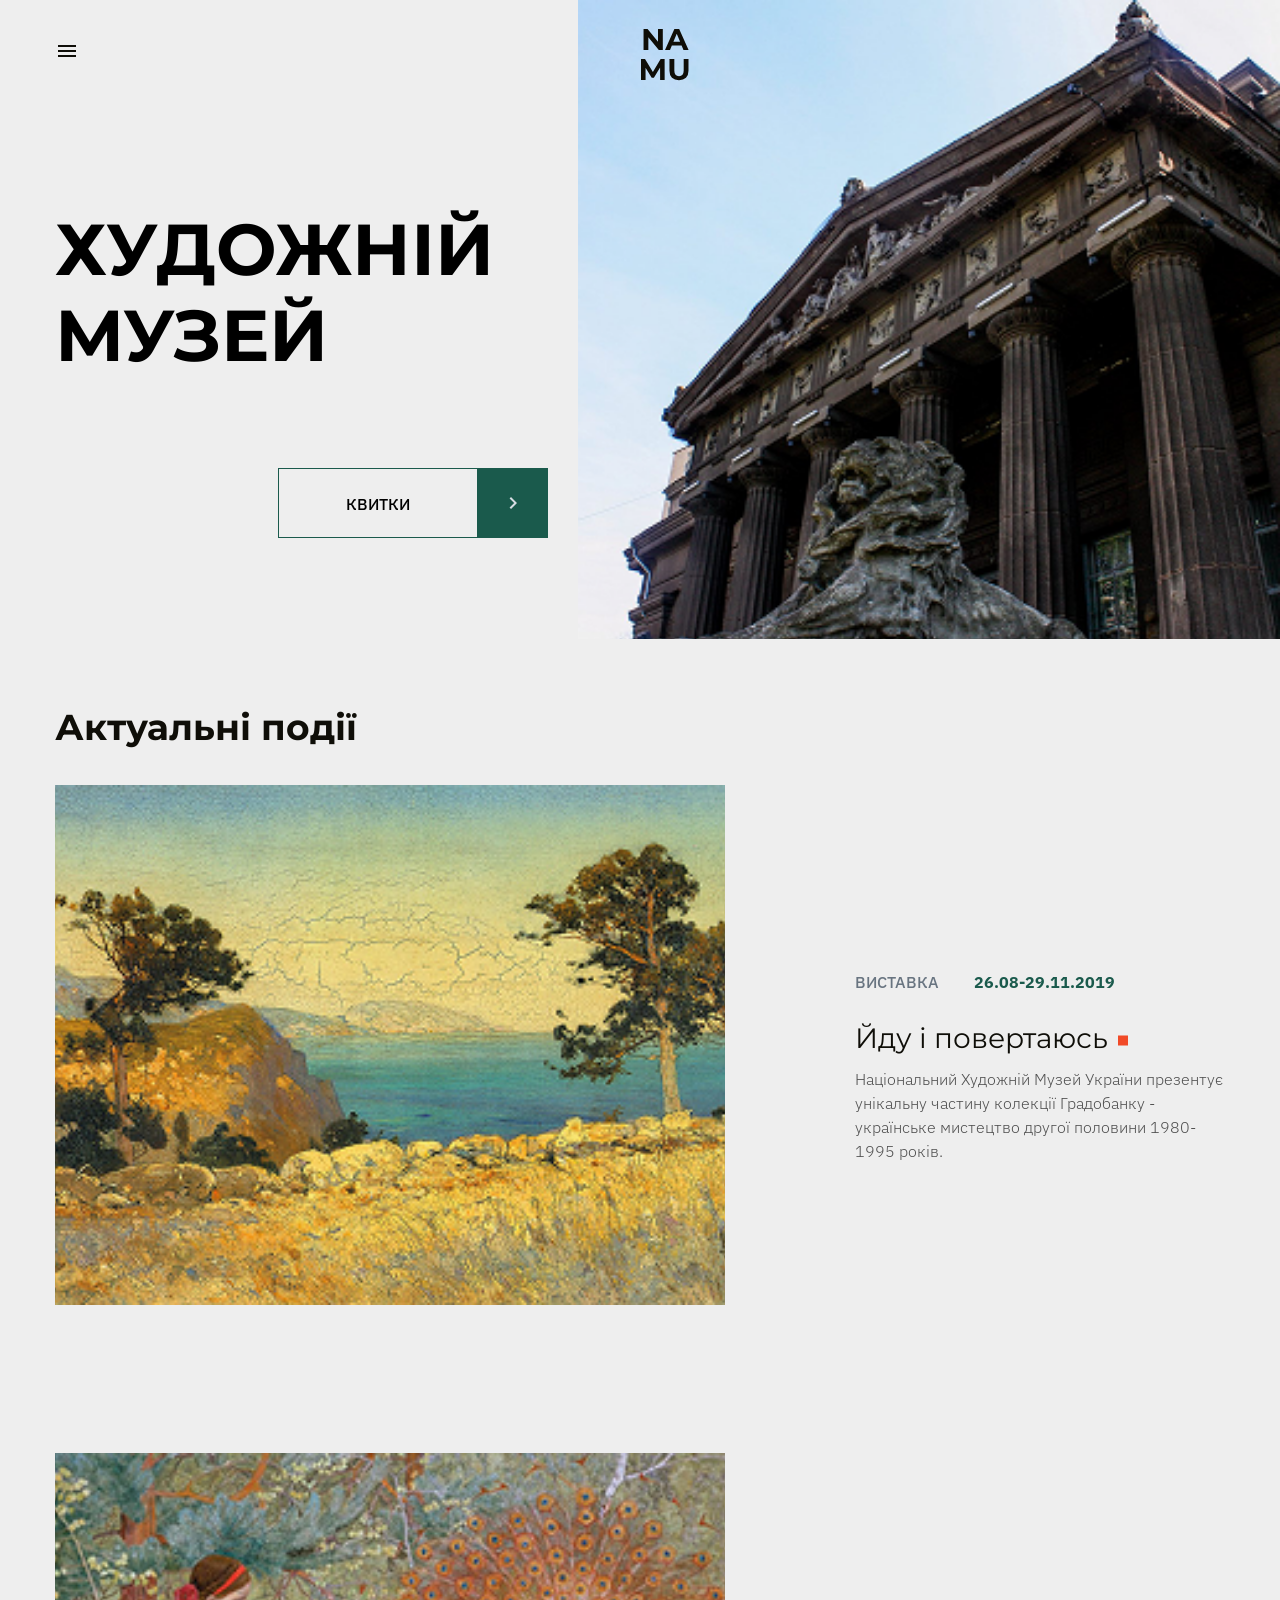
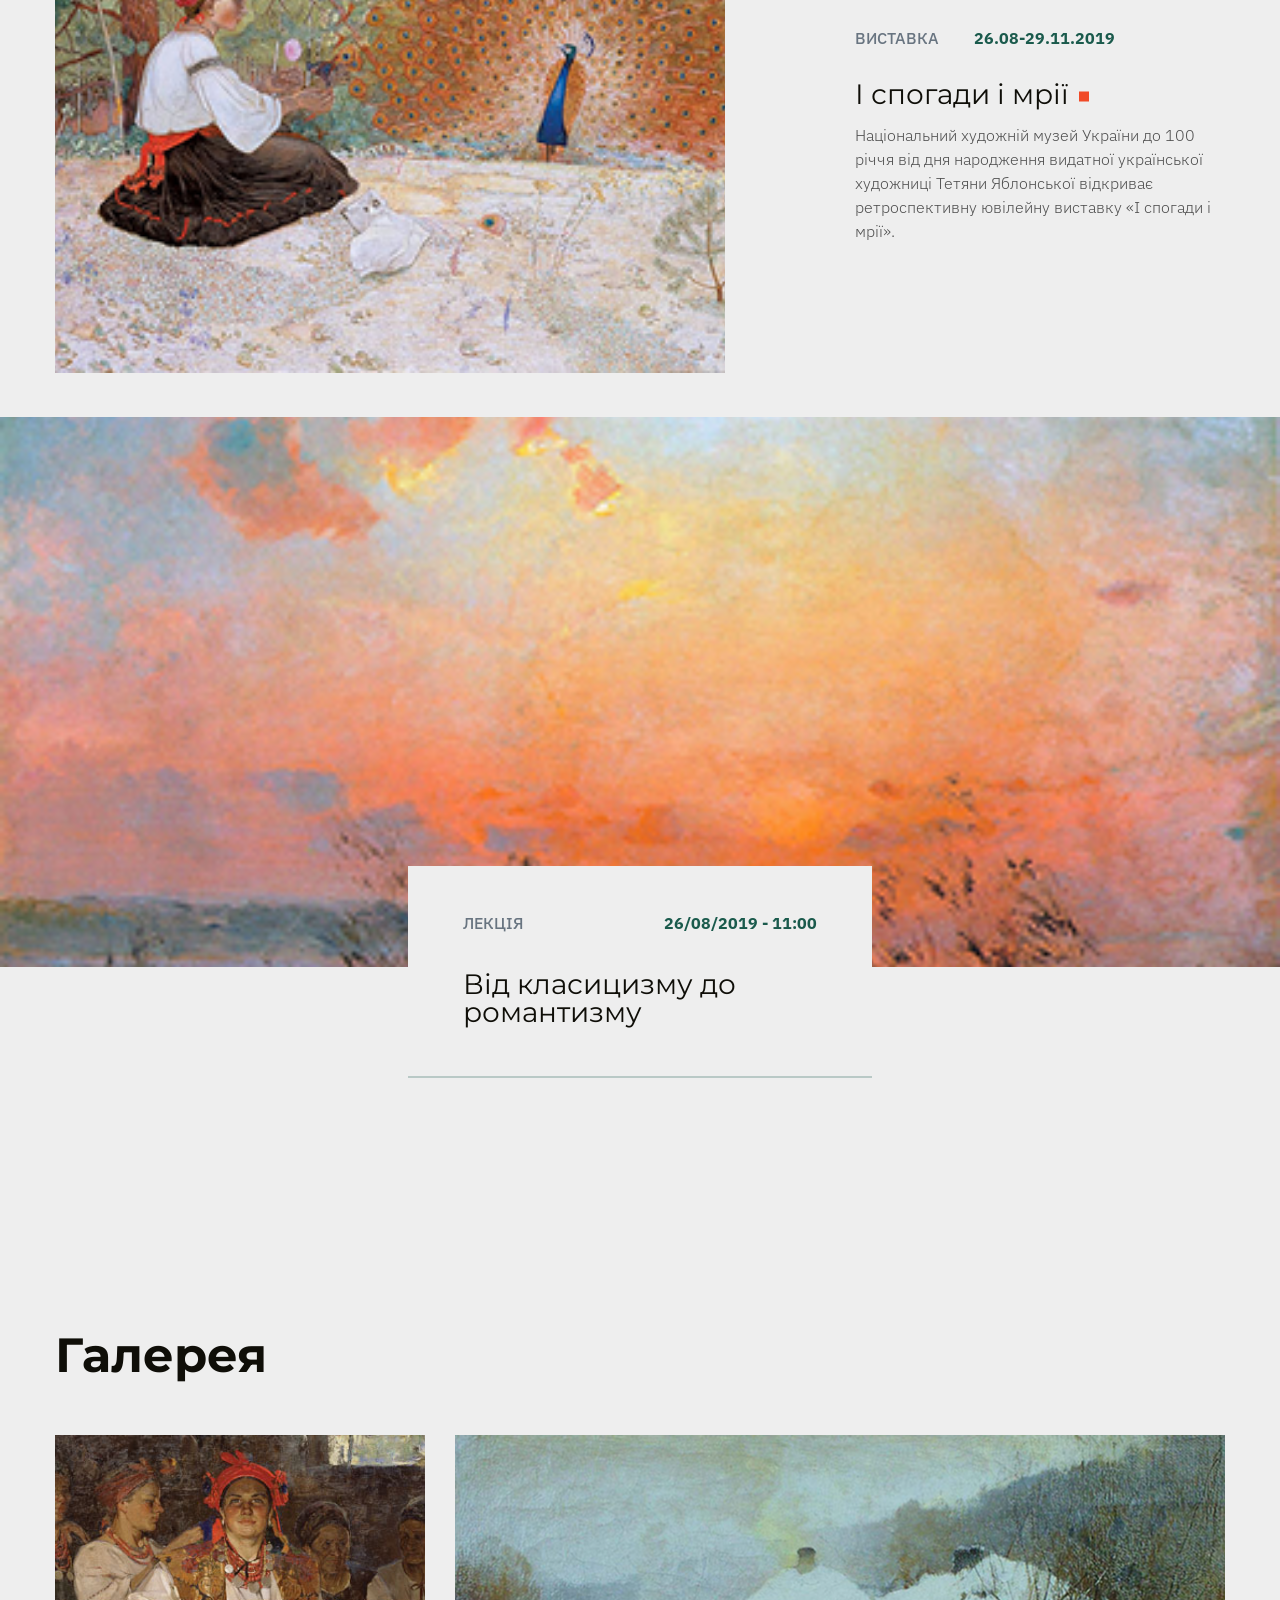
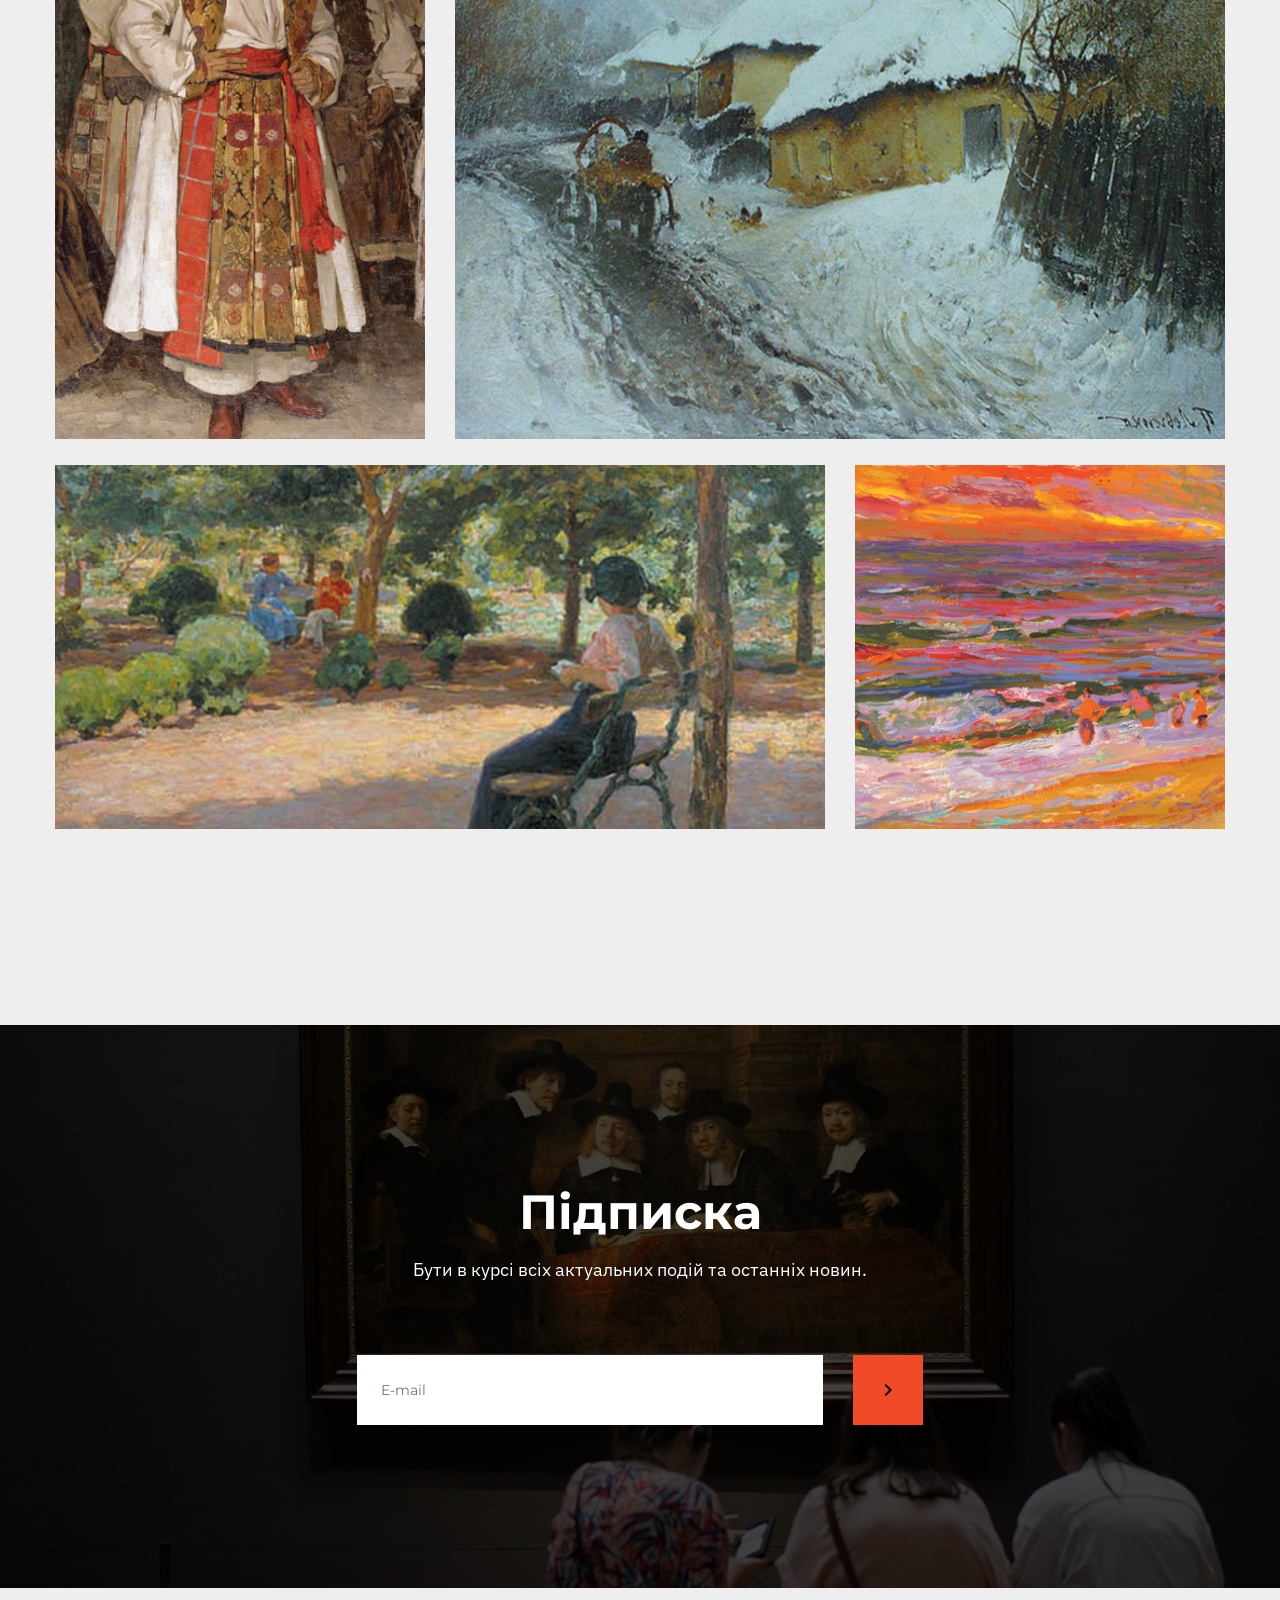
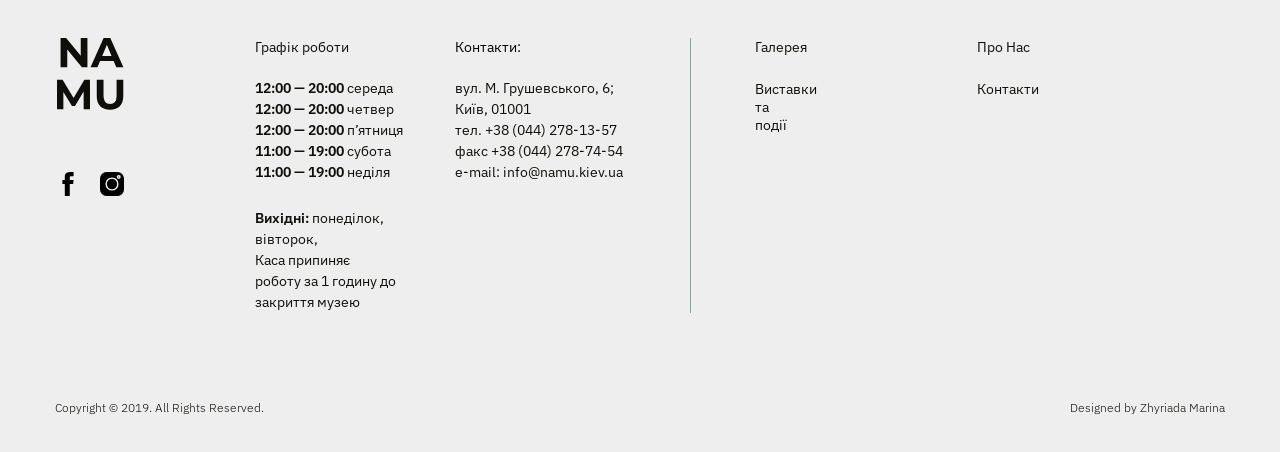
<file: index.html>
<!DOCTYPE html><html lang=en class=page><meta charset=UTF-8><meta name=viewport content="width=device-width, initial-scale=1.0"><title>Art Museum</title><link rel=icon type=image/x-icon href=favicon.11c581ed.ico><link rel=preconnect href=https://fonts.googleapis.com><link rel=preconnect href=https://fonts.gstatic.com crossorigin=anonymous><link href="https://fonts.googleapis.com/css2?family=IBM+Plex+Sans:ital,wght@0,100..700;1,100..700&amp;display=swap" rel=stylesheet><link rel=preconnect href=https://fonts.googleapis.com><link rel=preconnect href=https://fonts.gstatic.com crossorigin=anonymous><link href="https://fonts.googleapis.com/css2?family=Montserrat:ital,wght@0,100..900;1,100..900&amp;display=swap" rel=stylesheet><link rel=stylesheet href=Museum.d14178a3.css><body>
    <header class=header>
      <div class=header__container>
        <div class=header__menu>
          <a href=#menu class=header__menu-link></a>
        </div>

        <div class=header__image-container>
          <a href=# class=header__logo-link>
            <img src=logo.7ad2661c.svg alt="NA MU" class=header__logo>
          </a>
        </div>

        <div class=header__container-tikets-title>
          <div class=header__title-container>
            <h1 class=header__title>
              ХУДОЖНІЙ
              <br>
              МУЗЕЙ
            </h1>
          </div>

          <div class=header__tickets>
            <a href=# class=header__link-tickets>
              КВИТКИ
            </a>
            <div class=header__tickets-arrow></div>
          </div>
        </div>
      </div>
    </header>
    <aside class="menu page__menu" id=menu>
      <div class=menu__content>
        <div class=menu__top>
          <a href=# class=menu__close></a>
          <nav class="memu__nav nav">
            <ul class=nav__list>
              <li class=nav__item>
                <a href=#gallery class=nav__link>
                  Галерея
                </a>
              </li>
              <li class=nav__item>
                <a href=#events class=nav__link>
                  Виставки та
                  <br>
                  події
                </a>
              </li>
            </ul>

            <ul class=nav__list>
              <li class=nav__item>
                <a href=#subscription class=nav__link>
                  Про Нас
                </a>
              </li>
              <li class=nav__item>
                <a href=#contacts class=nav__link>
                  Контакти
                </a>
              </li>
            </ul>
          </nav>
        </div>

        <div class=menu__hr></div>

        <div class=menu__bottom>
          <div class=menu__schedule>
            <h2 class=menu__schedule-title>Графік роботи</h2>
            <p class=menu__hours>
              12:00 — 20:00
              <span class=menu__day>середа</span>
            </p>
            <p class=menu__hours>
              12:00 — 20:00
              <span class=menu__day>четвер</span>
            </p>
            <p class=menu__hours>
              12:00 — 20:00
              <span class=menu__day>п’ятниця</span>
            </p>
            <p class=menu__hours>
              11:00 — 19:00
              <span class=menu__day>субота</span>
            </p>
            <p class=menu__hours>
              11:00 — 19:00
              <span class=menu__day>неділя</span>
            </p>
          </div>

          <div class=menu__info>
            Вихідні:
            <span class=menu__day>
              понеділок,
              <br class=menu__day-on-tablet>
              вівторок,
              <br>
              Каса припиняє
              <br class=menu__day-on-tablet>
              роботу за 1 годину до
              <br class=menu__day-on-tablet>
              закриття музею
            </span>
          </div>
        </div>
      </div>
    </aside>
    <main class=main>
      <section class=events id=events>
        <h2 class=events__title>Актуальні події</h2>

        <div class=events__wrapper>
          <article class="events__exhibition exhibition">
            <div class=exhibition__container-image>
              <img src=event-one-mob.04044cca.png alt="Йду і повертаюсь" class=exhibition__image>
            </div>

            <div class=exhibition__info>
              <div class=exhibition__wrapper-info>
                <div class=exhibition__name>ВИСТАВКА</div>

                <div class=exhibition__date>26.08-29.11.2019</div>
              </div>

              <h3 class="exhibition__title exhibition__title--red">
                Йду і повертаюсь
              </h3>

              <p class=exhibition__description>
                Національний Художній Музей України презентує унікальну частину
                колекції Градобанку - українське мистецтво другої половини
                1980-1995 років.
              </p>
            </div>
          </article>

          <article class="events__exhibition exhibition">
            <div class=exhibition__container-image>
              <img src=event-two-mob.609c552f.png alt="І спогади і мрії" class=exhibition__image>
            </div>

            <div class=exhibition__info>
              <div class=exhibition__wrapper-info>
                <div class=exhibition__name>ВИСТАВКА</div>

                <div class=exhibition__date>26.08-29.11.2019</div>
              </div>

              <h3 class="exhibition__title exhibition__title--red">
                І спогади і мрії
              </h3>

              <p class=exhibition__description>
                Національний художній музей України до 100 річчя від дня
                народження видатної української художниці Тетяни Яблонської
                відкриває ретроспективну ювілейну виставку «І спогади і мрії».
              </p>
            </div>
          </article>
        </div>

        <article class="events__exhibition exhibition">
          <div class="exhibition__container-image exhibition__container-image--lection">
            <img src=event-three-mob.4fec1ebf.png alt="І спогади і мрії" class="exhibition__image exhibition__image--lection">
          </div>

          <div class="exhibition__info exhibition__info--lection">
            <div class=exhibition__shadow>
              <div class="exhibition__wrapper-info exhibition__wrapper-info--lection">
                <div class=exhibition__name>лекція</div>

                <div class=exhibition__date>26/08/2019 - 11:00</div>
              </div>

              <h3 class=exhibition__title>
                Від класицизму до
                <br>
                романтизму
              </h3>
            </div>
          </div>
        </article>
      </section>

      <section class=gallery id=gallery>
        <h2 class=gallery__title>Галерея</h2>
        <div class="gallery__slider slider">
          <div class="slider__slide slider__slide--one">
            <img src=one.77ec3f95.jpg alt=Наречена class=slider__image>
          </div>

          <div class="slider__slide slider__slide--two">
            <img src=slide-two.bc101168.png alt=Гуси class=slider__image>
          </div>

          <div class="slider__slide slider__slide--three">
            <img src=slide-three.69aedd60.png alt=Взимку class=slider__image>
          </div>

          <div class="slider__slide slider__slide--four">
            <img src=slide-four.d4fa01bf.png alt=Мoре class=slider__image>
          </div>

          <div class=slider__dots></div>
        </div>

        <div class=gallery__wrapper>
          <div class="gallery__row gallery__row--one">
            <div class="gallery__container gallery__container--one">
              <img src=one.77ec3f95.jpg alt=Наречена class=gallery__image>
            </div>

            <div class="gallery__container gallery__container--two">
              <img src=slide-three.69aedd60.png alt=Взимку class=slider__image>
            </div>
          </div>

          <div class="gallery__row gallery__row--two">
            <div class="gallery__container gallery__container--three">
              <img src=park.c85ebeff.png alt=Наречена class=gallery__image>
            </div>
            <div class="gallery__container gallery__container--four">
              <img src=slide-four.d4fa01bf.png alt=Мoре class=slider__image>
            </div>
          </div>
        </div>
      </section>

      <section class=subscription id=subscription>
        <div class=subscription__content>
          <h2 class=subscription__title>Підписка</h2>
          

          <form class="form subscription__form" action=# onsubmit="this.reset(); return false;">
            <fieldset class=form__fieldset>
              <legend class=form__legend>
                Бути в курсі всіх актуальних подій та останніх новин.
              </legend>

              <div class=form__wrapper-input>
                <input type=email name=email class=form__input autocomplete=email placeholder=E-mail required>
                <button class=form__button></button>
              </div>
            </fieldset>
          </form>
        </div>
      </section>
    </main>
    <footer class=footer>
      <div class=footer__logo>
        <a href=# class=footer__logo-link></a>

        <div class=footer__social-media-container>
          <a href=https://www.facebook.com/namu.museum/ class="footer__social-media footer__social-media--face" target=_blank></a>

          <a href=https://www.instagram.com/namu.museum/ class="footer__social-media footer__social-media--insta" target=_blank></a>
        </div>
      </div>

      <div class="footer__menu menu">
        <div class="menu__content menu__content--footer">
          <div class="menu__bottom menu__bottom--footer">
            <div class=menu__schedule>
              <h2 class="menu__schedule-title menu__schedule-title--footer">
                Графік роботи
              </h2>
              <p class="menu__hours menu__hours--footer">
                12:00 — 20:00
                <span class=menu__day>середа</span>
              </p>
              <p class="menu__hours menu__hours--footer">
                12:00 — 20:00
                <span class=menu__day>четвер</span>
              </p>
              <p class="menu__hours menu__hours--footer">
                12:00 — 20:00
                <span class=menu__day>п’ятниця</span>
              </p>
              <p class="menu__hours menu__hours--footer">
                11:00 — 19:00
                <span class=menu__day>субота</span>
              </p>
              <p class="menu__hours menu__hours--footer">
                11:00 — 19:00
                <span class=menu__day>неділя</span>
              </p>
            </div>

            <div class="menu__info menu__info--footer">
              Вихідні:
              <span class=menu__day>
                понеділок,
                <br class=menu__day-on-tablet>
                вівторок,
                <br>
                Каса припиняє
                <br class=menu__day-on-tablet>
                роботу за 1 годину до
                <br class=menu__day-on-tablet>
                закриття музею
              </span>
            </div>
          </div>
        </div>
      </div>

      <div class="contacts footer__contacts" id=contacts>
        <h2 class=contacts__title>Контакти:</h2>
        <address class=contacts__address>
          <a href=https://maps.app.goo.gl/py9YrLkWPvYVf9re8 class="contacts__link contacts__link--visit" target=_blank>
            вул. М. Грушевського, 6; Київ, 01001
          </a>

          <a href=tel:+380442781357 class="contacts__link contacts__link--tel">
            тел. +38 (044) 278-13-57
          </a>

          <a href=tel:+380442787454 class="contacts__link contacts__link--tel">
            факс +38 (044) 278-74-54
          </a>

          <a href=mailto:info@namu.kiev.ua class="contacts__link contacts__link--mail">
            e-mail: info@namu.kiev.ua
          </a>
        </address>
      </div>

      <div class=footer__hr>
        <a href=# class=footer__hr-link></a>
      </div>

      <nav class="footer__nav nav nav--footer">
        <ul class=nav__list>
          <li class=nav__item>
            <a href=#gallery class="nav__link nav__link--footer">
              Галерея
            </a>
          </li>
          <li class=nav__item>
            <a href=#events class="nav__link nav__link--footer">
              Виставки та
              <br>
              події
            </a>
          </li>
        </ul>

        <ul class="nav__list nav__list--footer">
          <li class=nav__item>
            <a href=#subscription class="nav__link nav__link--footer">
              Про Нас
            </a>
          </li>
          <li class=nav__item>
            <a href=#contacts class="nav__link nav__link--footer">
              Контакти
            </a>
          </li>
        </ul>
      </nav>

      <div class=footer__bottom>
        <div class=footer__bottom-wrapper>
          <p class=footer__paragraph>Designed by Zhyriada Marina</p>
          <p class="footer__paragraph footer__paragraph--one">
            Copyright © 2019. All Rights Reserved.
          </p>
        </div>
      </div>
    </footer>
    <script src=Museum.11cce9ed.js nomodule defer></script><script src=Museum.e218eac4.js type=module></script>
</file>
